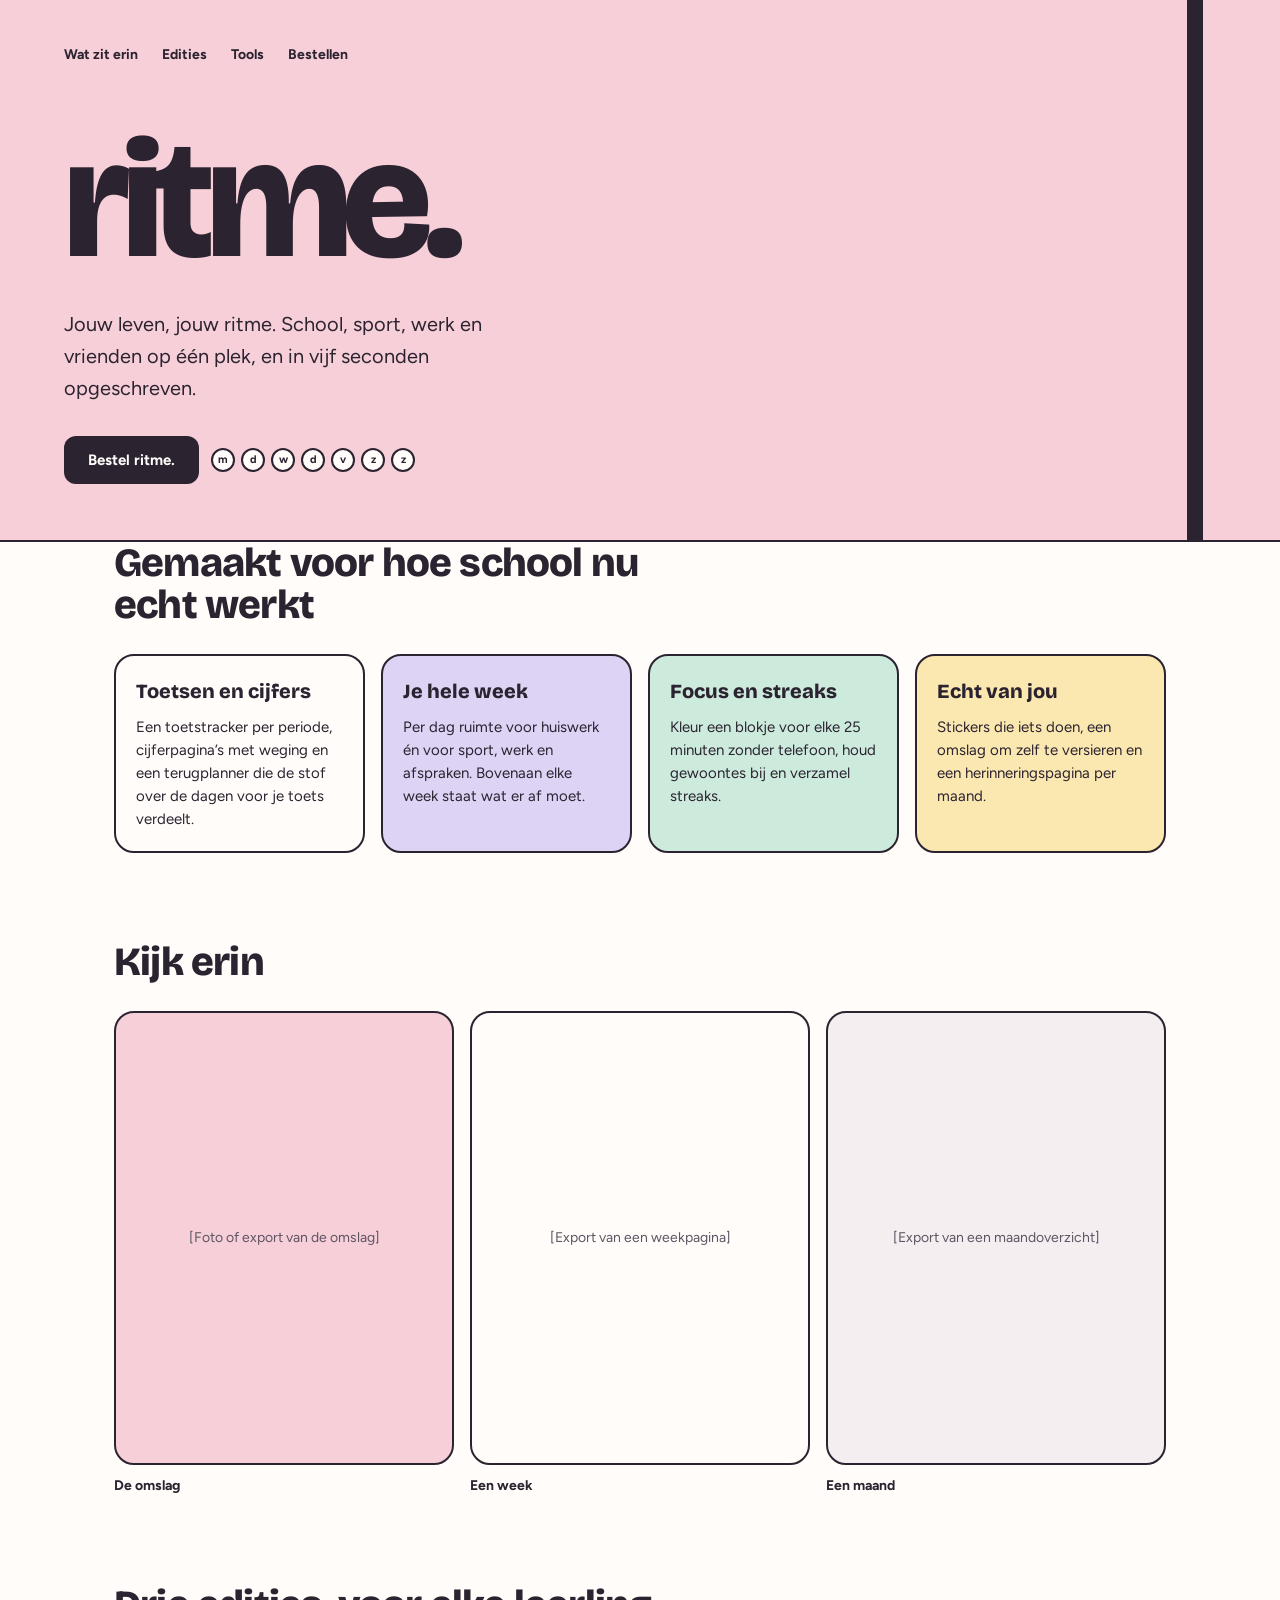
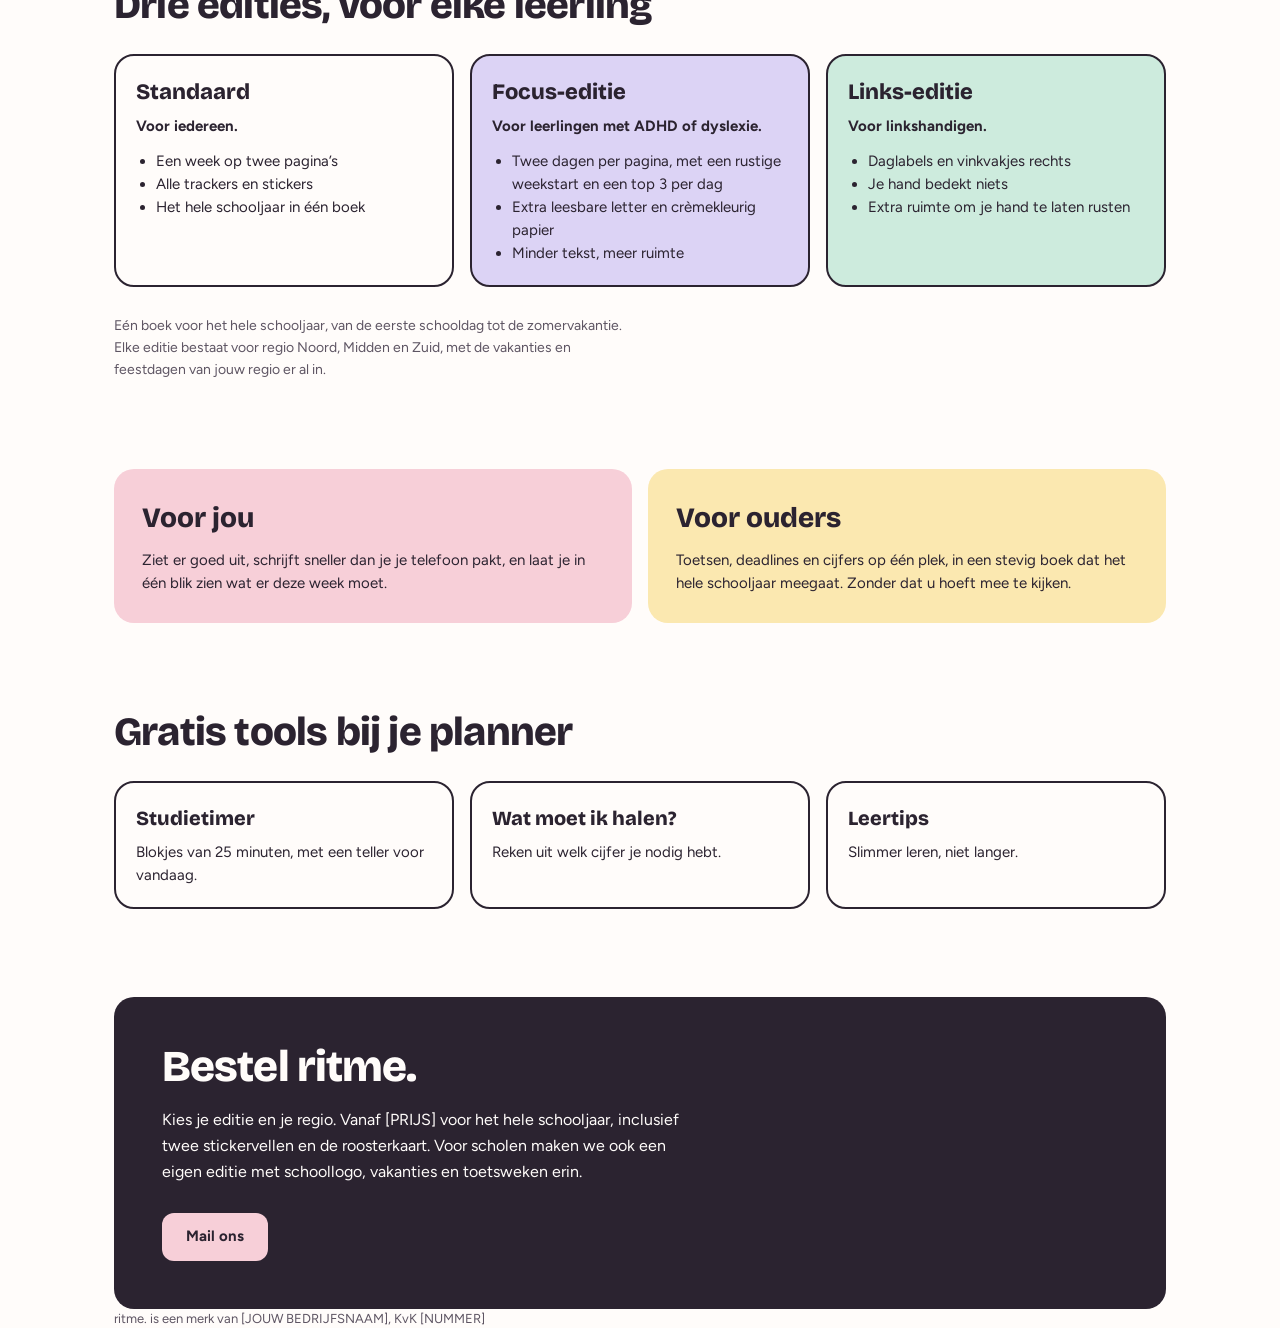
<file: index.html>
<!doctype html>
<html lang="nl">
<head>
  <meta charset="utf-8">
  <meta name="viewport" content="width=device-width, initial-scale=1">
  <title>ritme. – jouw schoolplanner</title>
  <meta name="description" content="ritme. is een papieren schoolplanner voor het hele schooljaar: school, sport, werk en vrienden op één plek.">
  <link rel="preconnect" href="https://fonts.googleapis.com">
  <link rel="preconnect" href="https://fonts.gstatic.com" crossorigin>
  <link rel="stylesheet" href="https://fonts.googleapis.com/css2?family=Bricolage+Grotesque:opsz,wght@12..96,700;12..96,800&family=Figtree:wght@400;600;700&display=swap">
  <link rel="stylesheet" href="styles.css">
</head>
<body>

<header class="hero">
  <div class="elastiek" aria-hidden="true"></div>
  <div class="container">
    <nav class="nav" aria-label="Hoofdmenu">
      <a href="#wat-zit-erin">Wat zit erin</a>
      <a href="#edities">Edities</a>
      <a href="#tools">Tools</a>
      <a href="#bestellen">Bestellen</a>
    </nav>
    <h1 class="wordmark">ritme.</h1>
    <p class="lead">Jouw leven, jouw ritme. School, sport, werk en vrienden op één plek, en in vijf seconden opgeschreven.</p>
    <div class="hero-actions">
      <a class="button button-dark" href="#bestellen">Bestel ritme.</a>
      <div class="streak" role="img" aria-label="Streak: maandag tot en met zondag">
        <span>m</span><span>d</span><span>w</span><span>d</span><span>v</span><span>z</span><span>z</span>
      </div>
    </div>
  </div>
</header>

<main class="container">

  <section id="wat-zit-erin" class="section">
    <h2 class="section-title">Gemaakt voor hoe school nu echt werkt</h2>
    <div class="grid">
      <div class="card">
        <h3>Toetsen en cijfers</h3>
        <p>Een toetstracker per periode, cijferpagina’s met weging en een terugplanner die de stof over de dagen voor je toets verdeelt.</p>
      </div>
      <div class="card bg-lilac">
        <h3>Je hele week</h3>
        <p>Per dag ruimte voor huiswerk én voor sport, werk en afspraken. Bovenaan elke week staat wat er af moet.</p>
      </div>
      <div class="card bg-mint">
        <h3>Focus en streaks</h3>
        <p>Kleur een blokje voor elke 25 minuten zonder telefoon, houd gewoontes bij en verzamel streaks.</p>
      </div>
      <div class="card bg-butter">
        <h3>Echt van jou</h3>
        <p>Stickers die iets doen, een omslag om zelf te versieren en een herinneringspagina per maand.</p>
      </div>
    </div>
  </section>

  <section class="section">
    <h2 class="section-title">Kijk erin</h2>
    <div class="grid grid-wide">
      <figure class="preview">
        <div class="preview-frame bg-blush">[Foto of export van de omslag]</div>
        <figcaption>De omslag</figcaption>
      </figure>
      <figure class="preview">
        <div class="preview-frame">[Export van een weekpagina]</div>
        <figcaption>Een week</figcaption>
      </figure>
      <figure class="preview">
        <div class="preview-frame bg-tint">[Export van een maandoverzicht]</div>
        <figcaption>Een maand</figcaption>
      </figure>
    </div>
  </section>

  <section id="edities" class="section">
    <h2 class="section-title">Drie edities, voor elke leerling</h2>
    <div class="grid grid-wide">
      <div class="card card-edition">
        <h3>Standaard</h3>
        <p class="for">Voor iedereen.</p>
        <ul>
          <li>Een week op twee pagina’s</li>
          <li>Alle trackers en stickers</li>
          <li>Het hele schooljaar in één boek</li>
        </ul>
      </div>
      <div class="card card-edition bg-lilac">
        <h3>Focus-editie</h3>
        <p class="for">Voor leerlingen met ADHD of dyslexie.</p>
        <ul>
          <li>Twee dagen per pagina, met een rustige weekstart en een top 3 per dag</li>
          <li>Extra leesbare letter en crèmekleurig papier</li>
          <li>Minder tekst, meer ruimte</li>
        </ul>
      </div>
      <div class="card card-edition bg-mint">
        <h3>Links-editie</h3>
        <p class="for">Voor linkshandigen.</p>
        <ul>
          <li>Daglabels en vinkvakjes rechts</li>
          <li>Je hand bedekt niets</li>
          <li>Extra ruimte om je hand te laten rusten</li>
        </ul>
      </div>
    </div>
    <p class="note">Eén boek voor het hele schooljaar, van de eerste schooldag tot de zomervakantie. Elke editie bestaat voor regio Noord, Midden en Zuid, met de vakanties en feestdagen van jouw regio er al in.</p>
  </section>

  <section class="grid grid-two" aria-label="Voor wie">
    <div class="panel bg-blush">
      <h2>Voor jou</h2>
      <p>Ziet er goed uit, schrijft sneller dan je je telefoon pakt, en laat je in één blik zien wat er deze week moet.</p>
    </div>
    <div class="panel bg-butter">
      <h2>Voor ouders</h2>
      <p>Toetsen, deadlines en cijfers op één plek, in een stevig boek dat het hele schooljaar meegaat. Zonder dat u hoeft mee te kijken.</p>
    </div>
  </section>

  <section id="tools" class="section">
    <h2 class="section-title">Gratis tools bij je planner</h2>
    <div class="grid">
      <a class="card tool" href="#tools">
        <strong>Studietimer</strong>
        <span>Blokjes van 25 minuten, met een teller voor vandaag.</span>
      </a>
      <a class="card tool" href="#tools">
        <strong>Wat moet ik halen?</strong>
        <span>Reken uit welk cijfer je nodig hebt.</span>
      </a>
      <a class="card tool" href="#tools">
        <strong>Leertips</strong>
        <span>Slimmer leren, niet langer.</span>
      </a>
    </div>
  </section>

  <section id="bestellen" class="order">
    <h2>Bestel ritme.</h2>
    <p>Kies je editie en je regio. Vanaf [PRIJS] voor het hele schooljaar, inclusief twee stickervellen en de roosterkaart. Voor scholen maken we ook een eigen editie met schoollogo, vakanties en toetsweken erin.</p>
    <a class="button button-blush" href="mailto:[JOUW E-MAILADRES]">Mail ons</a>
  </section>

</main>

<footer class="container">ritme. is een merk van [JOUW BEDRIJFSNAAM], KvK [NUMMER]</footer>

</body>
</html>
</file>
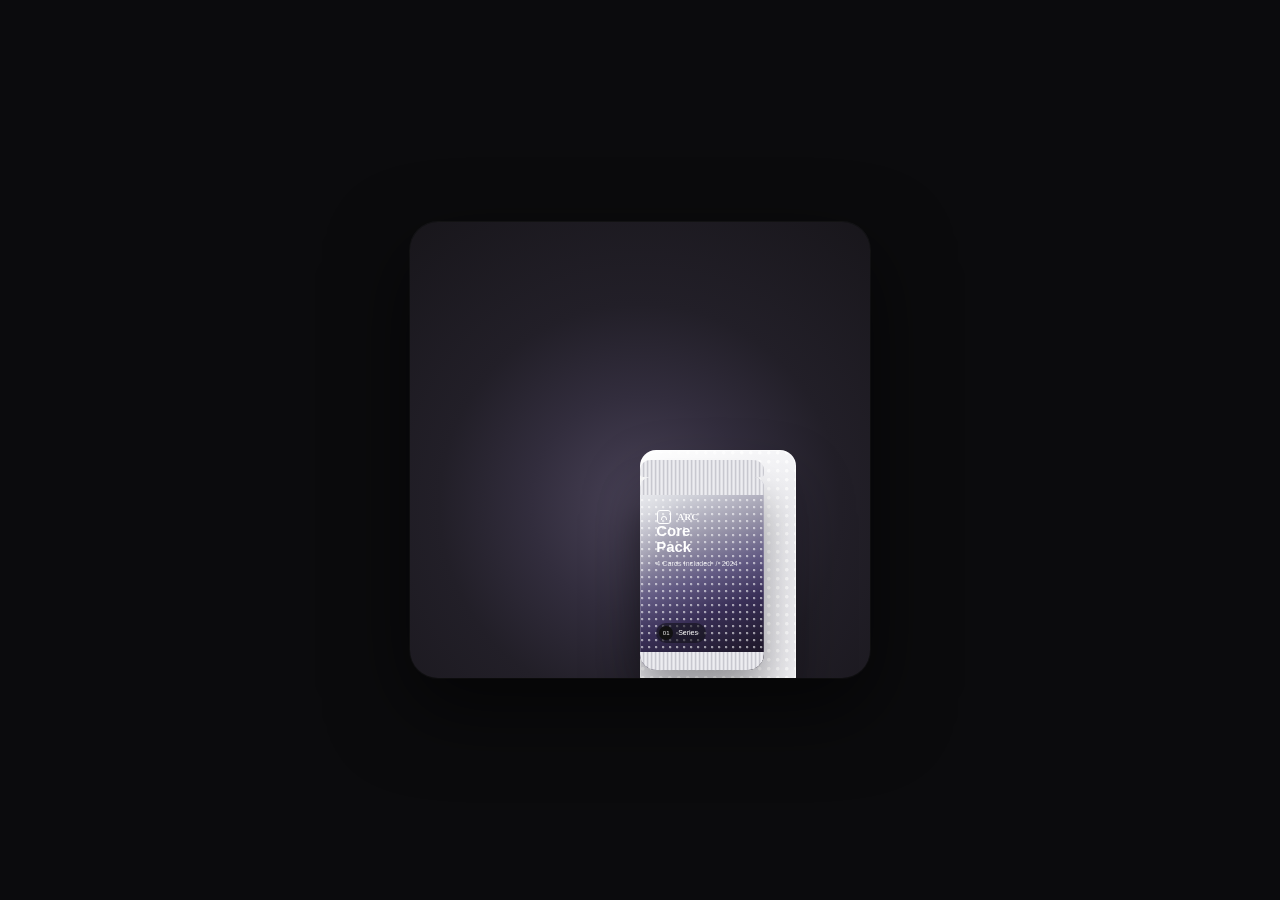
<file: pack-opening/index.html>
<!doctype html>
<html lang="nl">
<head>
<meta charset="UTF-8">
<meta name="viewport" content="width=device-width, initial-scale=1.0">
<title>Core Pack &mdash; Pack Opening</title>
<link rel="stylesheet" href="style.css">
</head>
<body>
  <div class="phone">
    <div class="stage">
      <div class="bg bg-dark"></div>
      <div class="bg bg-light"></div>

      <div class="scene">
        <!-- Unopened pack -->
        <div class="pack">
          <div class="pack-strip">
            <div class="ridge"></div>
          </div>
          <div class="pack-body">
            <div class="pack-sheen"></div>
            <div class="pack-ridge pack-ridge--top"></div>
            <div class="pack-brand">
              <span class="mark"></span>
              <span class="mark-text">ARC</span>
            </div>
            <div class="pack-title">Core<br>Pack</div>
            <div class="pack-sub">4 Cards Included &nbsp;/&nbsp; 2024</div>
            <div class="pack-badge"><span class="badge-num">01</span><span>Series</span></div>
            <div class="pack-ridge pack-ridge--bottom"></div>
          </div>
        </div>

        <!-- Revealed card -->
        <div class="card">
          <div class="card-flash"></div>
          <div class="card-sheen"></div>
          <div class="card-brand">
            <span class="mark mark--dark"></span>
            <span class="mark-text mark-text--dark">ARC</span>
          </div>
        </div>
      </div>
    </div>
  </div>
</body>
</html>
</file>
<file: styles.css>
:root {
  --paper: #FFFCFA;
  --ink: #2B2330;
  --ink-muted: #5E5563;
  --blush: #F7CFD8;
  --rose: #B8436A;
  --lilac: #DCD3F5;
  --mint: #CDEBDD;
  --butter: #FBE8B0;
  --tint: #F4EEF1;

  --font-display: "Bricolage Grotesque", "Figtree", sans-serif;
  --font-sans: "Figtree", system-ui, sans-serif;

  --radius-md: 12px;
  --radius-lg: 20px;
  --border: 2px solid var(--ink);
}

* { box-sizing: border-box; }

body {
  margin: 0;
  background: var(--paper);
  color: var(--ink);
  font-family: var(--font-sans);
  font-size: 16px;
  line-height: 1.5;
}

a { color: var(--rose); }
a:hover { color: var(--ink); }
a:focus-visible { outline: 3px solid var(--rose); outline-offset: 3px; }

h1, h2, h3 { font-family: var(--font-display); font-weight: 800; margin: 0; }

.container { max-width: 1100px; margin: 0 auto; padding: 0 24px; }

/* Hero */
.hero {
  position: relative;
  overflow: hidden;
  background: var(--blush);
  border-bottom: var(--border);
}
.hero .container { position: relative; max-width: 1200px; padding-top: 32px; padding-bottom: 56px; }
.elastiek {
  position: absolute;
  top: 0;
  bottom: 0;
  right: 6%;
  width: 16px;
  background: var(--ink);
}
.nav { display: flex; flex-wrap: wrap; gap: 8px 24px; }
.nav a {
  color: var(--ink);
  font-size: 14px;
  font-weight: 700;
  text-decoration: none;
  padding: 12px 0;
}
.nav a:hover { text-decoration: underline; }
.wordmark {
  font-size: clamp(88px, 14vw, 168px);
  line-height: 0.9;
  letter-spacing: -0.05em;
  margin: 48px 0 32px;
}
.lead { font-size: 20px; line-height: 32px; max-width: 460px; margin: 0 0 32px; }
.hero-actions { display: flex; flex-wrap: wrap; align-items: center; gap: 12px; }

.button {
  display: inline-flex;
  align-items: center;
  min-height: 48px;
  padding: 0 24px;
  border-radius: var(--radius-md);
  font-weight: 700;
  font-size: 15px;
  text-decoration: none;
}
.button-dark { background: var(--ink); color: var(--paper); }
.button-dark:hover { color: var(--blush); }
.button-blush { background: var(--blush); color: var(--ink); }
.button-blush:hover { color: var(--ink); background: var(--paper); }

.streak { display: flex; gap: 6px; }
.streak span {
  width: 24px;
  height: 24px;
  border: var(--border);
  border-radius: 999px;
  background: var(--paper);
  display: flex;
  align-items: center;
  justify-content: center;
  font-size: 11px;
  font-weight: 700;
}

/* Secties */
main { padding-top: 72px; padding-bottom: 48px; display: flex; flex-direction: column; gap: 88px; }
.section { display: flex; flex-direction: column; gap: 28px; }
.section-title { font-size: 40px; line-height: 1.05; letter-spacing: -0.02em; max-width: 560px; }

.grid { display: grid; gap: 16px; grid-template-columns: repeat(auto-fit, minmax(240px, 1fr)); }
.grid-wide { grid-template-columns: repeat(auto-fit, minmax(260px, 1fr)); }
.grid-two { grid-template-columns: repeat(auto-fit, minmax(300px, 1fr)); }

.card {
  background: var(--paper);
  border: var(--border);
  border-radius: var(--radius-lg);
  padding: 20px;
}
.card h3 { font-size: 20px; margin-bottom: 10px; }
.card p, .card li { font-size: 15px; line-height: 23px; margin: 0; }
.card ul { margin: 0; padding-left: 20px; }
.card .for { font-weight: 700; margin-bottom: 12px; }
.card-edition h3 { font-size: 22px; margin-bottom: 6px; }

.bg-lilac { background: var(--lilac); }
.bg-mint { background: var(--mint); }
.bg-butter { background: var(--butter); }
.bg-blush { background: var(--blush); }
.bg-tint { background: var(--tint); }

.panel { border-radius: var(--radius-lg); padding: 28px; }
.panel h2 { font-size: 28px; margin-bottom: 10px; }
.panel p { margin: 0; font-size: 15px; line-height: 23px; }

.preview { margin: 0; display: flex; flex-direction: column; gap: 10px; }
.preview-frame {
  aspect-ratio: 3 / 4;
  border: var(--border);
  border-radius: var(--radius-lg);
  display: flex;
  align-items: center;
  justify-content: center;
  text-align: center;
  padding: 16px;
  font-size: 14px;
  color: var(--ink-muted);
}
.preview figcaption { font-weight: 700; font-size: 14px; }

.note { margin: 0; font-size: 14px; line-height: 22px; color: var(--ink-muted); max-width: 520px; }

.tool { display: block; color: var(--ink); text-decoration: none; }
.tool:hover { background: var(--tint); color: var(--ink); }
.tool strong { display: block; font-family: var(--font-display); font-weight: 800; font-size: 20px; margin-bottom: 8px; }
.tool span { display: block; font-size: 15px; line-height: 23px; }

.order {
  background: var(--ink);
  color: var(--paper);
  border-radius: var(--radius-lg);
  padding: clamp(28px, 5vw, 48px);
}
.order h2 { font-size: 44px; line-height: 1; letter-spacing: -0.02em; margin-bottom: 18px; }
.order p { margin: 0 0 28px; line-height: 26px; max-width: 520px; }

footer { padding-top: 24px; padding-bottom: 48px; font-size: 13px; color: var(--ink-muted); }
</file>
<file: pack-opening/style.css>
:root {
  --dur: 17.1s;
  --purple: #4b3f8f;
  --pink: #ec1f6b;
}

* { box-sizing: border-box; }

html, body {
  margin: 0;
  height: 100%;
  background: #0b0b0d;
  display: flex;
  align-items: center;
  justify-content: center;
  font-family: -apple-system, BlinkMacSystemFont, "Segoe UI", Roboto, sans-serif;
}

.phone {
  width: min(92vw, 460px);
  aspect-ratio: 884 / 876;
  border-radius: 28px;
  overflow: hidden;
  box-shadow: 0 30px 80px rgba(0,0,0,0.6), 0 0 0 1px rgba(255,255,255,0.04);
}

.stage {
  position: relative;
  width: 100%;
  height: 100%;
  overflow: hidden;
}

/* ---------- Backgrounds ---------- */
.bg {
  position: absolute;
  inset: 0;
}

.bg-dark {
  background:
    radial-gradient(circle at 50% 62%, #4a4358 0%, #322d3d 30%, #221f28 55%, #18161b 100%);
  animation: bgDark var(--dur) infinite linear;
}

.bg-light {
  background:
    radial-gradient(circle at 50% 45%, #fbfafc 0%, #eeedf0 45%, #dedce1 100%);
  opacity: 0;
  animation: bgLight var(--dur) infinite linear;
}

@keyframes bgDark {
  0%      { opacity: 1; }
  15.4%   { opacity: 1; }
  30.7%   { opacity: 0; }
  76.8%   { opacity: 0; }
  84.4%   { opacity: 1; }
  100%    { opacity: 1; }
}

@keyframes bgLight {
  0%      { opacity: 0; }
  15.4%   { opacity: 0; }
  30.7%   { opacity: 1; }
  76.8%   { opacity: 1; }
  84.4%   { opacity: 0; }
  100%    { opacity: 0; }
}

/* ---------- Scene ---------- */
.scene {
  position: absolute;
  inset: 0;
}

/* ---------- Shared surface patterns ---------- */
.pack-body, .card {
  background-repeat: no-repeat;
}

.dimples {
  background-image: radial-gradient(circle at 30% 30%, rgba(255,255,255,0.55) 0 1px, transparent 1.6px);
  background-size: 7px 7px;
}

/* ---------- Pack ---------- */
.pack {
  position: absolute;
  left: 50%;
  top: 56%;
  width: 27%;
  aspect-ratio: 168 / 260;
  transform-origin: center;
  z-index: 3;
  animation: packWrap var(--dur) infinite linear;
}

@keyframes packWrap {
  0%      { transform: translate(-50%,-50%) rotate(-4deg) translateY(0px);   opacity: 1; }
  6%      { transform: translate(-50%,-50%) rotate(3deg)  translateY(-10px); opacity: 1; }
  12%     { transform: translate(-50%,-50%) rotate(-3deg) translateY(0px);   opacity: 1; }
  23%     { transform: translate(-50%,-50%) rotate(0deg)  translateY(0px);   opacity: 1; }
  40%     { transform: translate(-50%,-50%) rotate(0deg)  translateY(0px);   opacity: 0; }
  83%     { transform: translate(-50%,-50%) rotate(0deg)  translateY(0px);   opacity: 0; }
  84.4%   { transform: translate(-50%,-50%) rotate(-4deg) translateY(0px);   opacity: 1; }
  92%     { transform: translate(-50%,-50%) rotate(3deg)  translateY(-10px); opacity: 1; }
  100%    { transform: translate(-50%,-50%) rotate(-4deg) translateY(0px);   opacity: 1; }
}

.pack-body {
  position: absolute;
  inset: 0;
  border-radius: 10px 10px 16px 16px;
  background:
    radial-gradient(circle at 30% 30%, rgba(255,255,255,0.55) 0 1px, transparent 1.6px) 0 0/7px 7px,
    linear-gradient(160deg,
      #eceef2 0%,
      #cfd0d8 16%,
      #9a97ab 34%,
      #625a83 52%,
      #392f57 68%,
      #241d33 86%,
      #16121e 100%);
  box-shadow: inset 0 0 0 1px rgba(255,255,255,0.15), 0 20px 40px rgba(0,0,0,0.35);
  overflow: hidden;
  animation: packBody var(--dur) infinite linear;
}

@keyframes packBody {
  0%     { clip-path: inset(0 0 0 0 round 10px 10px 16px 16px); transform: translateY(0); }
  23%    { clip-path: inset(0 0 0 0 round 10px 10px 16px 16px); transform: translateY(0); }
  31%    { clip-path: inset(14% 0 0 0 round 10px 10px 16px 16px); transform: translateY(0); }
  40%    { clip-path: inset(14% 0 0 0 round 10px 10px 16px 16px); transform: translateY(6%) scale(0.94); }
  100%   { clip-path: inset(14% 0 0 0 round 10px 10px 16px 16px); transform: translateY(6%) scale(0.94); }
}

.pack-sheen {
  position: absolute;
  inset: 0;
  background: linear-gradient(115deg, transparent 30%, rgba(255,255,255,0.35) 48%, transparent 62%);
  background-size: 260% 100%;
  background-position: 100% 0;
  animation: sheen var(--dur) infinite linear;
}

@keyframes sheen {
  0%   { background-position: 140% 0; }
  20%  { background-position: -40% 0; }
  100% { background-position: -40% 0; }
}

.pack-ridge {
  position: absolute;
  left: 0; right: 0;
  height: 9%;
  background: repeating-linear-gradient(90deg, #d8d8de 0px, #f4f4f7 2px, #b9b9c2 4px);
  z-index: 3;
}
.pack-ridge--top { top: 0; border-radius: 10px 10px 0 0; }
.pack-ridge--bottom { bottom: 0; border-radius: 0 0 16px 16px; }

.pack-strip {
  position: absolute;
  left: 0; right: 0;
  top: -9%;
  height: 9%;
  background: repeating-linear-gradient(90deg, #d8d8de 0px, #f4f4f7 2px, #b9b9c2 4px);
  border-radius: 10px 10px 3px 3px;
  transform-origin: 50% 100%;
  animation: strip var(--dur) infinite linear;
  z-index: 4;
}

@keyframes strip {
  0%    { transform: translate(0,0) rotate(0deg); opacity: 1; }
  23%   { transform: translate(0,0) rotate(0deg); opacity: 1; }
  32%   { transform: translate(-140%,-160%) rotate(-70deg); opacity: 1; }
  40%   { transform: translate(-220%,-260%) rotate(-110deg); opacity: 0; }
  100%  { transform: translate(-220%,-260%) rotate(-110deg); opacity: 0; }
}

.pack-brand {
  position: absolute;
  left: 14%;
  top: 17%;
  display: flex;
  align-items: center;
  gap: 6px;
  z-index: 2;
}
.pack-title {
  position: absolute;
  left: 13%;
  top: 24%;
  color: #fff;
  font-weight: 700;
  font-size: min(3.4vw, 15px);
  line-height: 1.05;
  z-index: 2;
}
.pack-sub {
  position: absolute;
  left: 13%;
  top: 43%;
  color: rgba(255,255,255,0.85);
  font-size: min(1.6vw, 7px);
  letter-spacing: 0.02em;
  z-index: 2;
  white-space: nowrap;
}
.pack-badge {
  position: absolute;
  left: 13%;
  bottom: 14%;
  display: flex;
  align-items: center;
  gap: 5px;
  background: rgba(15,15,20,0.55);
  color: #fff;
  border-radius: 999px;
  padding: 3px 8px 3px 3px;
  font-size: min(1.6vw, 7px);
  z-index: 2;
}
.badge-num {
  background: #111;
  color: #fff;
  border-radius: 999px;
  width: 14px;
  height: 14px;
  display: flex;
  align-items: center;
  justify-content: center;
  font-size: 6px;
}

/* ---------- Card ---------- */
.card {
  position: absolute;
  left: 50%;
  top: 50%;
  width: 34%;
  aspect-ratio: 168 / 260;
  border-radius: 16px;
  background:
    radial-gradient(circle at 30% 30%, rgba(255,255,255,0.7) 0 1.4px, transparent 2.2px) 0 0/9px 9px,
    linear-gradient(150deg, #ffffff 0%, #ececf0 45%, #d7d6dd 100%);
  box-shadow: 0 30px 60px rgba(0,0,0,0.28), inset 0 0 0 1px rgba(255,255,255,0.6);
  display: flex;
  align-items: center;
  justify-content: center;
  overflow: hidden;
  z-index: 2;
  animation: card var(--dur) infinite linear;
}

@keyframes card {
  0%      { transform: translate(-50%,-50%) translateY(60px) scale(0.4); opacity: 0; filter: brightness(1); }
  27%     { transform: translate(-50%,-50%) translateY(60px) scale(0.4); opacity: 0; filter: brightness(1); }
  31%     { transform: translate(-50%,-50%) translateY(46px) scale(0.62); opacity: 1; filter: brightness(1); }
  38.4%   { transform: translate(-50%,-50%) translateY(6px)  scale(0.86); opacity: 1; filter: brightness(1); }
  46%     { transform: translate(-50%,-50%) translateY(0px)  scale(1.0);  opacity: 1; filter: brightness(1); }
  53.8%   { transform: translate(-50%,-50%) translateY(0px)  scale(1.14); opacity: 1; filter: brightness(1); }
  61.4%   { transform: translate(-50%,-50%) translateY(0px)  scale(1.28); opacity: 1; filter: brightness(1); }
  69.1%   { transform: translate(-50%,-50%) translateY(0px)  scale(1.38); opacity: 1; filter: brightness(1); }
  74%     { transform: translate(-50%,-50%) translateY(0px)  scale(1.4);  opacity: 1; filter: brightness(1); }
  76.8%   { transform: translate(-50%,-50%) translateY(0px)  scale(1.42); opacity: 1; filter: brightness(0.85); }
  80%     { transform: translate(-50%,-50%) translateY(0px)  scale(1.46); opacity: 1; filter: brightness(1.6); }
  83%     { transform: translate(-50%,-50%) translateY(0px)  scale(1.5);  opacity: 0; filter: brightness(2); }
  100%    { transform: translate(-50%,-50%) translateY(60px) scale(0.4);  opacity: 0; filter: brightness(1); }
}

.card-sheen {
  position: absolute;
  inset: 0;
  background: linear-gradient(115deg, transparent 35%, rgba(255,255,255,0.55) 50%, transparent 65%);
  background-size: 300% 100%;
  background-position: 160% 0;
  animation: cardSheen var(--dur) infinite linear;
}

@keyframes cardSheen {
  0%     { background-position: 160% 0; }
  46%    { background-position: 160% 0; }
  68%    { background-position: -60% 0; }
  100%   { background-position: -60% 0; }
}

.card-flash {
  position: absolute;
  inset: -10%;
  background: #fff;
  opacity: 0;
  animation: flash var(--dur) infinite linear;
  z-index: 5;
}

@keyframes flash {
  0%    { opacity: 0; }
  76.8% { opacity: 0; }
  80%   { opacity: 0.9; }
  84.4% { opacity: 0; }
  100%  { opacity: 0; }
}

/* ---------- Branding mark ---------- */
.mark {
  width: 14px;
  height: 14px;
  border-radius: 3px;
  border: 1.4px solid #fff;
  position: relative;
  flex: none;
}
.mark::after {
  content: "";
  position: absolute;
  left: 3px; right: 3px; bottom: 3px; top: 5px;
  border: 1.4px solid #fff;
  border-bottom: none;
  border-radius: 50% 50% 0 0 / 100% 100% 0 0;
}
.mark-text {
  color: #fff;
  font-family: Georgia, "Times New Roman", serif;
  font-weight: 600;
  font-size: min(2vw, 9px);
  letter-spacing: 0.06em;
}

.card-brand {
  display: flex;
  align-items: center;
  gap: 6px;
}
.mark--dark { border-color: #1c1c1e; }
.mark--dark::after { border-color: #1c1c1e; }
.mark-text--dark {
  color: #1c1c1e;
  font-size: min(3.2vw, 15px);
}
</file>
